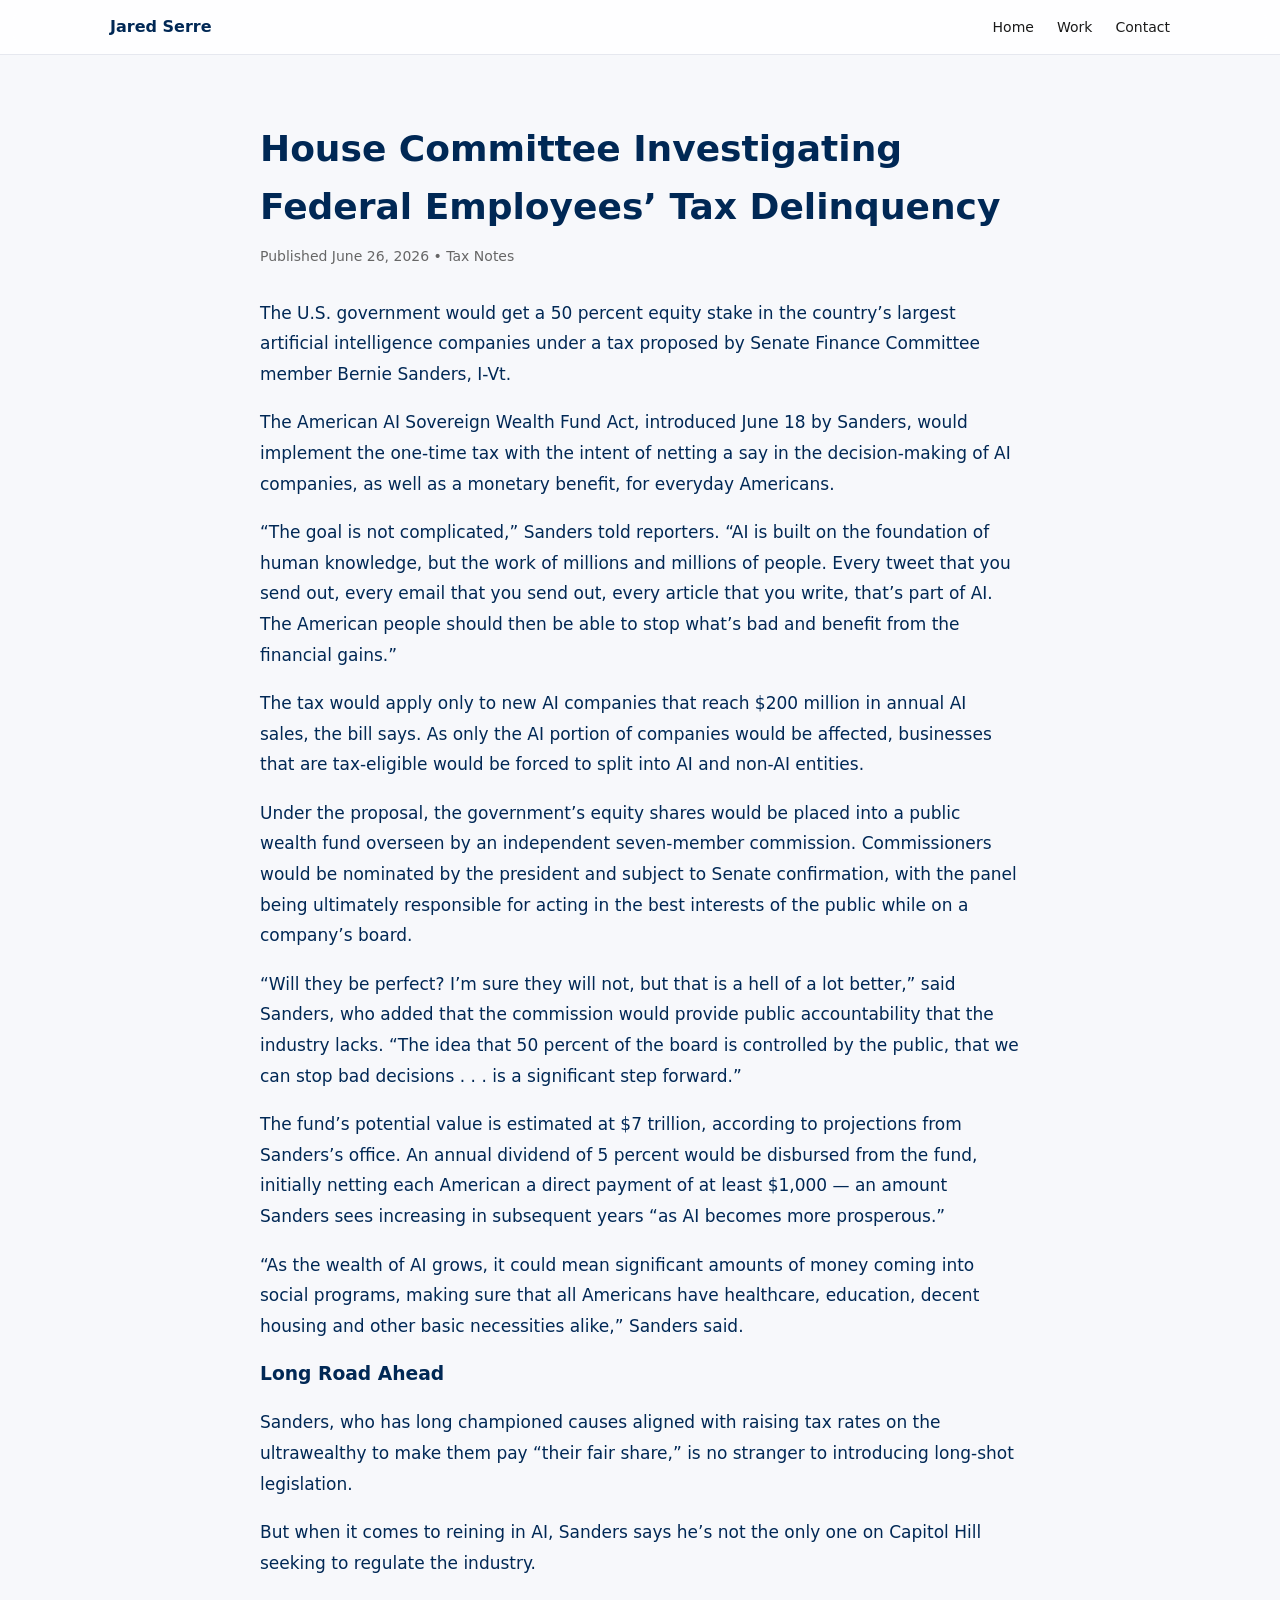
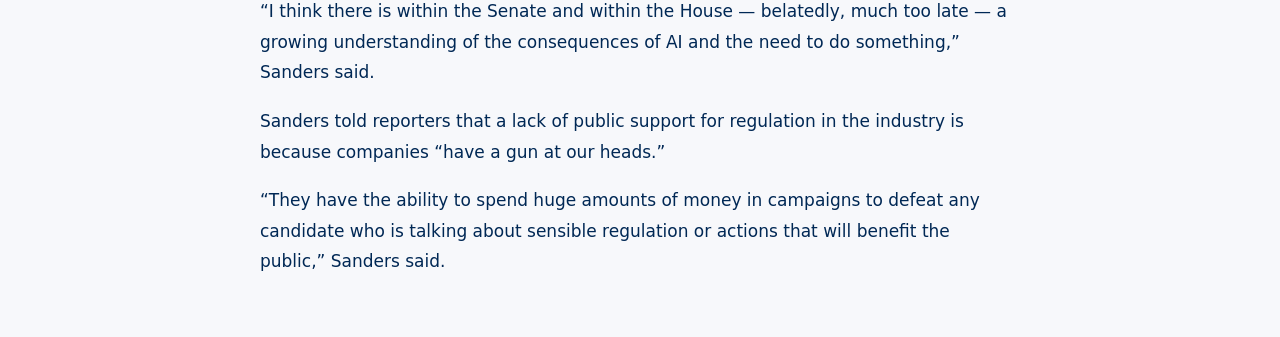
<file: articles/delinquency.html>
<!DOCTYPE html>
<html lang="en">
<head>
  <meta charset="UTF-8" />
  <meta name="viewport" content="width=device-width, initial-scale=1.0"/>
  <title>Jared Serre | Tax Debate Reignites as Social Security Insolvency Draws Closer</title>

  <link rel="stylesheet" href="../styles.css"/>
</head>

<body>

<nav>
  <div class="nav-container">
    <div class="logo">Jared Serre</div>
    <div class="nav-links">
      <a href="https://jaredserre.github.io/">Home</a>
      <a href="https://jaredserre.github.io/#work">Work</a>
      <a href="https://jaredserre.github.io/#contact">Contact</a>
    </div>
  </div>
</nav>

<main class="article-page">

  <div class="article-header">
    <h1>House Committee Investigating Federal Employees’ Tax Delinquency</h1>
    <p class="article-meta">Published June 26, 2026 • Tax Notes</p>
  </div>

  <div class="article-content">
    <p>
      <p>The U.S. government would get a 50 percent equity stake in the country’s largest artificial intelligence companies under a tax proposed by Senate Finance Committee member Bernie Sanders, I-Vt.</p>
      <p>The American AI Sovereign Wealth Fund Act, introduced June 18 by Sanders, would implement the one-time tax with the intent of netting a say in the decision-making of AI companies, as well as a monetary benefit, for everyday Americans.</p>
      <p>“The goal is not complicated,” Sanders told reporters. “AI is built on the foundation of human knowledge, but the work of millions and millions of people. Every tweet that you send out, every email that you send out, every article that you write, that’s part of AI. The American people should then be able to stop what’s bad and benefit from the financial gains.”</p>
      <p>The tax would apply only to new AI companies that reach $200 million in annual AI sales, the bill says. As only the AI portion of companies would be affected, businesses that are tax-eligible would be forced to split into AI and non-AI entities.</p>
      <p>Under the proposal, the government’s equity shares would be placed into a public wealth fund overseen by an independent seven-member commission. Commissioners would be nominated by the president and subject to Senate confirmation, with the panel being ultimately responsible for acting in the best interests of the public while on a company’s board.</p>
      <p>“Will they be perfect? I’m sure they will not, but that is a hell of a lot better,” said Sanders, who added that the commission would provide public accountability that the industry lacks. “The idea that 50 percent of the board is controlled by the public, that we can stop bad decisions . . . is a significant step forward.”</p>
      <p>The fund’s potential value is estimated at $7 trillion, according to projections from Sanders’s office. An annual dividend of 5 percent would be disbursed from the fund, initially netting each American a direct payment of at least $1,000 — an amount Sanders sees increasing in subsequent years “as AI becomes more prosperous.”</p>
      <p>“As the wealth of AI grows, it could mean significant amounts of money coming into social programs, making sure that all Americans have healthcare, education, decent housing and other basic necessities alike,” Sanders said.</p>
      <p><h3>Long Road Ahead</h3></p>
      <p>Sanders, who has long championed causes aligned with raising tax rates on the ultrawealthy to make them pay “their fair share,” is no stranger to introducing long-shot legislation.</p>
      <p>But when it comes to reining in AI, Sanders says he’s not the only one on Capitol Hill seeking to regulate the industry.</p>
      <p>“I think there is within the Senate and within the House — belatedly, much too late — a growing understanding of the consequences of AI and the need to do something,” Sanders said.</p>
      <p>Sanders told reporters that a lack of public support for regulation in the industry is because companies “have a gun at our heads.”</p>
      <p>“They have the ability to spend huge amounts of money in campaigns to defeat any candidate who is talking about sensible regulation or actions that will benefit the public,” Sanders said.</p>

  </div>

</main>

</body>
</html>
</file>
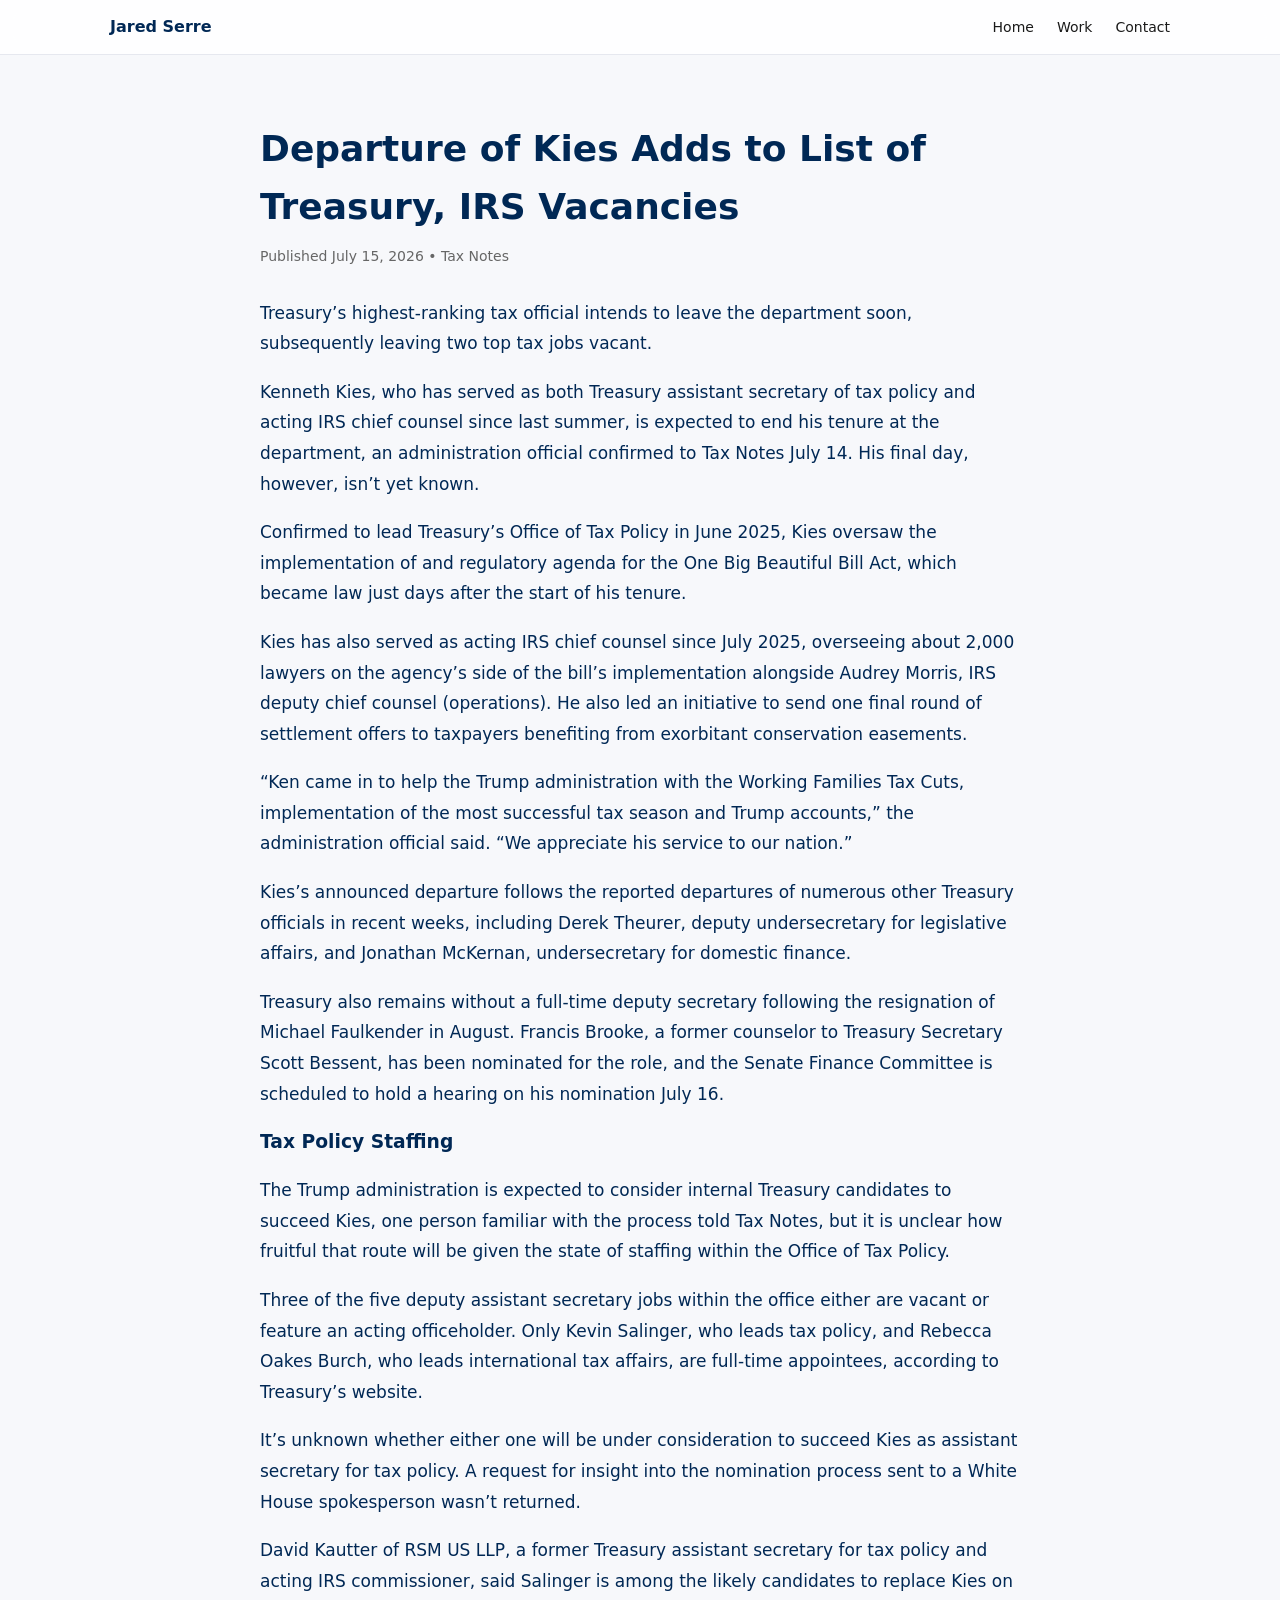
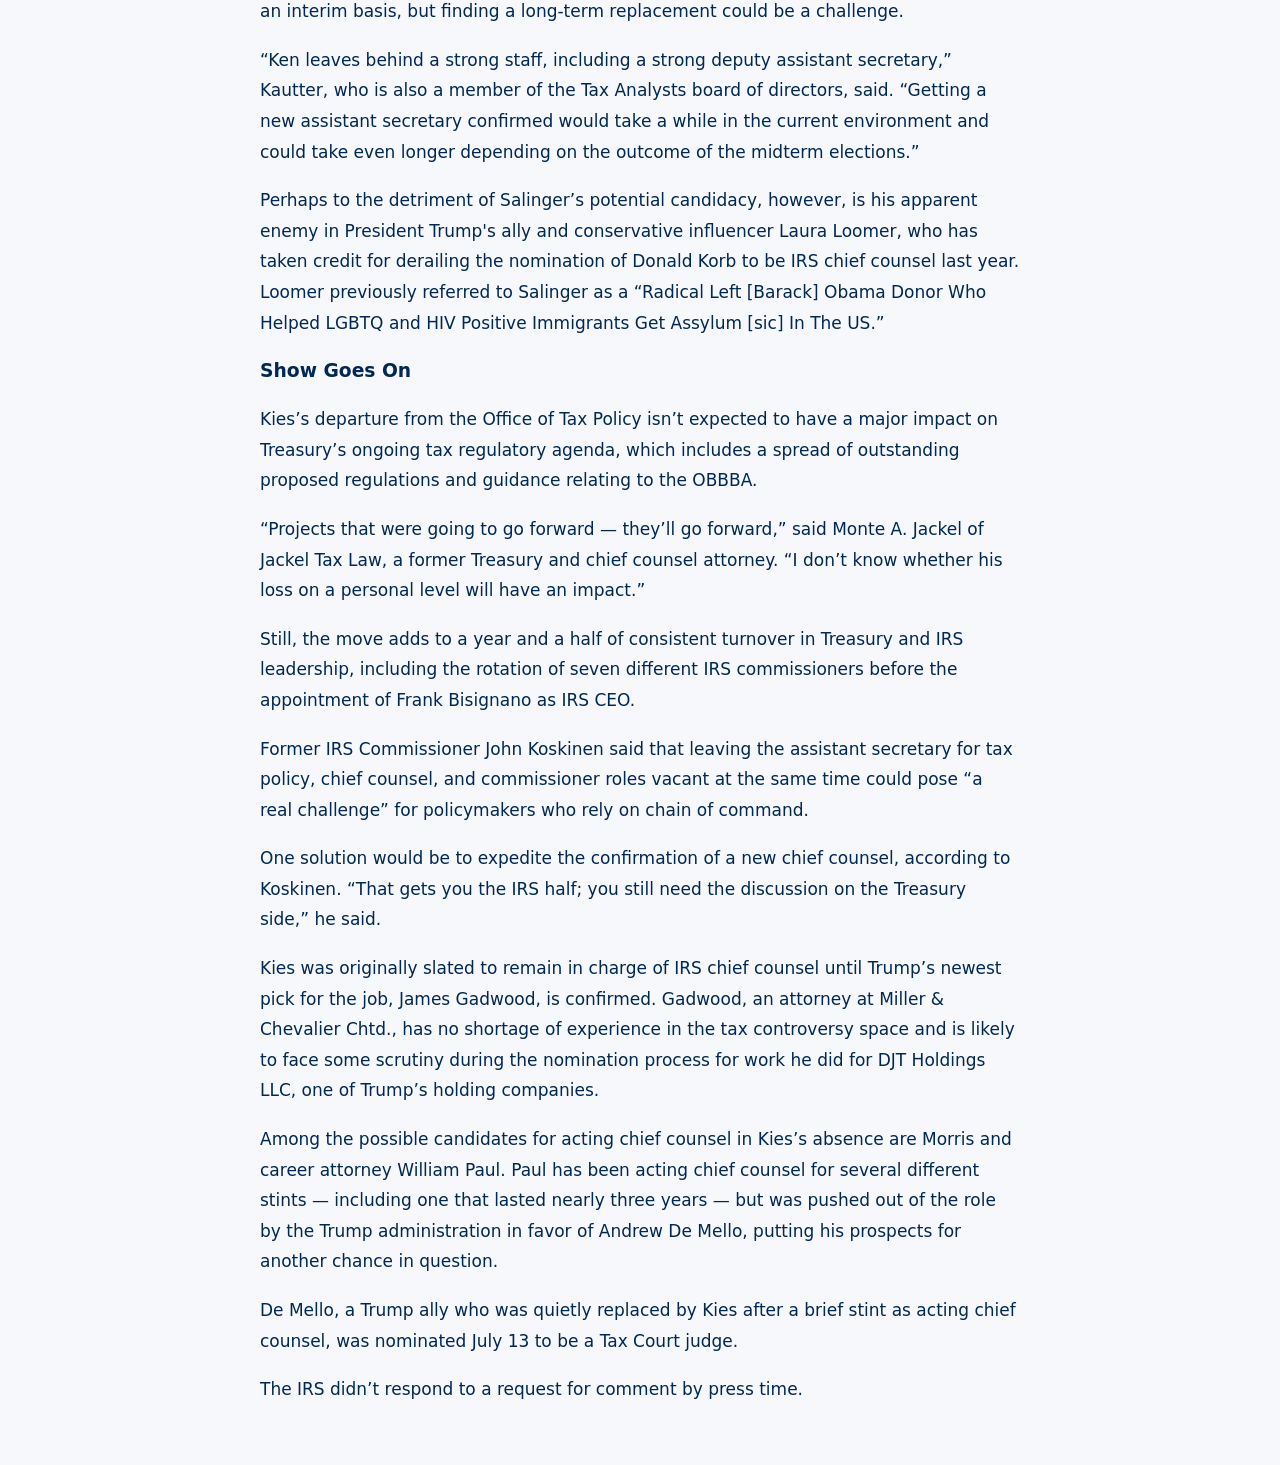
<file: articles/kies.html>
<!DOCTYPE html>
<html lang="en">
<head>
  <meta charset="UTF-8" />
  <meta name="viewport" content="width=device-width, initial-scale=1.0"/>
  <title>Jared Serre | Departure of Kies Adds to List of Treasury, IRS Vacancies</title>

  <link rel="stylesheet" href="../styles.css"/>
</head>

<body>

<nav>
  <div class="nav-container">
    <div class="logo">Jared Serre</div>
    <div class="nav-links">
      <a href="https://jaredserre.github.io/">Home</a>
      <a href="https://jaredserre.github.io/#work">Work</a>
      <a href="https://jaredserre.github.io/#contact">Contact</a>
    </div>
  </div>
</nav>

<main class="article-page">

  <div class="article-header">
    <h1>Departure of Kies Adds to List of Treasury, IRS Vacancies</h1>
    <p class="article-meta">Published July 15, 2026 • Tax Notes</p>
  </div>

  <div class="article-content">
    <p>
      <p>Treasury’s highest-ranking tax official intends to leave the department soon, subsequently leaving two top tax jobs vacant.</p>
      <p>Kenneth Kies, who has served as both Treasury assistant secretary of tax policy and acting IRS chief counsel since last summer, is expected to end his tenure at the department, an administration official confirmed to Tax Notes July 14. His final day, however, isn’t yet known.</p>
      <p>Confirmed to lead Treasury’s Office of Tax Policy in June 2025, Kies oversaw the implementation of and regulatory agenda for the One Big Beautiful Bill Act, which became law just days after the start of his tenure.</p>
      <p>Kies has also served as acting IRS chief counsel since July 2025, overseeing about 2,000 lawyers on the agency’s side of the bill’s implementation alongside Audrey Morris, IRS deputy chief counsel (operations). He also led an initiative to send one final round of settlement offers to taxpayers benefiting from exorbitant conservation easements.</p>
      <p>“Ken came in to help the Trump administration with the Working Families Tax Cuts, implementation of the most successful tax season and Trump accounts,” the administration official said. “We appreciate his service to our nation.”</p>
      <p>Kies’s announced departure follows the reported departures of numerous other Treasury officials in recent weeks, including Derek Theurer, deputy undersecretary for legislative affairs, and Jonathan McKernan, undersecretary for domestic finance.</p>
      <p>Treasury also remains without a full-time deputy secretary following the resignation of Michael Faulkender in August. Francis Brooke, a former counselor to Treasury Secretary Scott Bessent, has been nominated for the role, and the Senate Finance Committee is scheduled to hold a hearing on his nomination July 16.</p>
      <p><h3>Tax Policy Staffing</h3></p>
      <p>The Trump administration is expected to consider internal Treasury candidates to succeed Kies, one person familiar with the process told Tax Notes, but it is unclear how fruitful that route will be given the state of staffing within the Office of Tax Policy.</p>
      <p>Three of the five deputy assistant secretary jobs within the office either are vacant or feature an acting officeholder. Only Kevin Salinger, who leads tax policy, and Rebecca Oakes Burch, who leads international tax affairs, are full-time appointees, according to Treasury’s website.</p>
      <p>It’s unknown whether either one will be under consideration to succeed Kies as assistant secretary for tax policy. A request for insight into the nomination process sent to a White House spokesperson wasn’t returned.</p>
      <p>David Kautter of RSM US LLP, a former Treasury assistant secretary for tax policy and acting IRS commissioner, said Salinger is among the likely candidates to replace Kies on an interim basis, but finding a long-term replacement could be a challenge.</p>
      <p>“Ken leaves behind a strong staff, including a strong deputy assistant secretary,” Kautter, who is also a member of the Tax Analysts board of directors, said. “Getting a new assistant secretary confirmed would take a while in the current environment and could take even longer depending on the outcome of the midterm elections.”</p>
      <p>Perhaps to the detriment of Salinger’s potential candidacy, however, is his apparent enemy in President Trump's ally and conservative influencer Laura Loomer, who has taken credit for derailing the nomination of Donald Korb to be IRS chief counsel last year. Loomer previously referred to Salinger as a “Radical Left [Barack] Obama Donor Who Helped LGBTQ and HIV Positive Immigrants Get Assylum [sic] In The US.”</p>
      <p><h3>Show Goes On</h3></p>
      <p>Kies’s departure from the Office of Tax Policy isn’t expected to have a major impact on Treasury’s ongoing tax regulatory agenda, which includes a spread of outstanding proposed regulations and guidance relating to the OBBBA.</p>
      <p>“Projects that were going to go forward — they’ll go forward,” said Monte A. Jackel of Jackel Tax Law, a former Treasury and chief counsel attorney. “I don’t know whether his loss on a personal level will have an impact.”</p>
      <p>Still, the move adds to a year and a half of consistent turnover in Treasury and IRS leadership, including the rotation of seven different IRS commissioners before the appointment of Frank Bisignano as IRS CEO.</p>
      <p>Former IRS Commissioner John Koskinen said that leaving the assistant secretary for tax policy, chief counsel, and commissioner roles vacant at the same time could pose “a real challenge” for policymakers who rely on chain of command.</p>
      <p>One solution would be to expedite the confirmation of a new chief counsel, according to Koskinen. “That gets you the IRS half; you still need the discussion on the Treasury side,” he said.</p>
      <p>Kies was originally slated to remain in charge of IRS chief counsel until Trump’s newest pick for the job, James Gadwood, is confirmed. Gadwood, an attorney at Miller & Chevalier Chtd., has no shortage of experience in the tax controversy space and is likely to face some scrutiny during the nomination process for work he did for DJT Holdings LLC, one of Trump’s holding companies.</p>
      <p>Among the possible candidates for acting chief counsel in Kies’s absence are Morris and career attorney William Paul. Paul has been acting chief counsel for several different stints — including one that lasted nearly three years — but was pushed out of the role by the Trump administration in favor of Andrew De Mello, putting his prospects for another chance in question.</p>
      <p>De Mello, a Trump ally who was quietly replaced by Kies after a brief stint as acting chief counsel, was nominated July 13 to be a Tax Court judge.</p>
      <p>The IRS didn’t respond to a request for comment by press time.</p>
    
  </div>

</main>

</body>
</html>
</file>
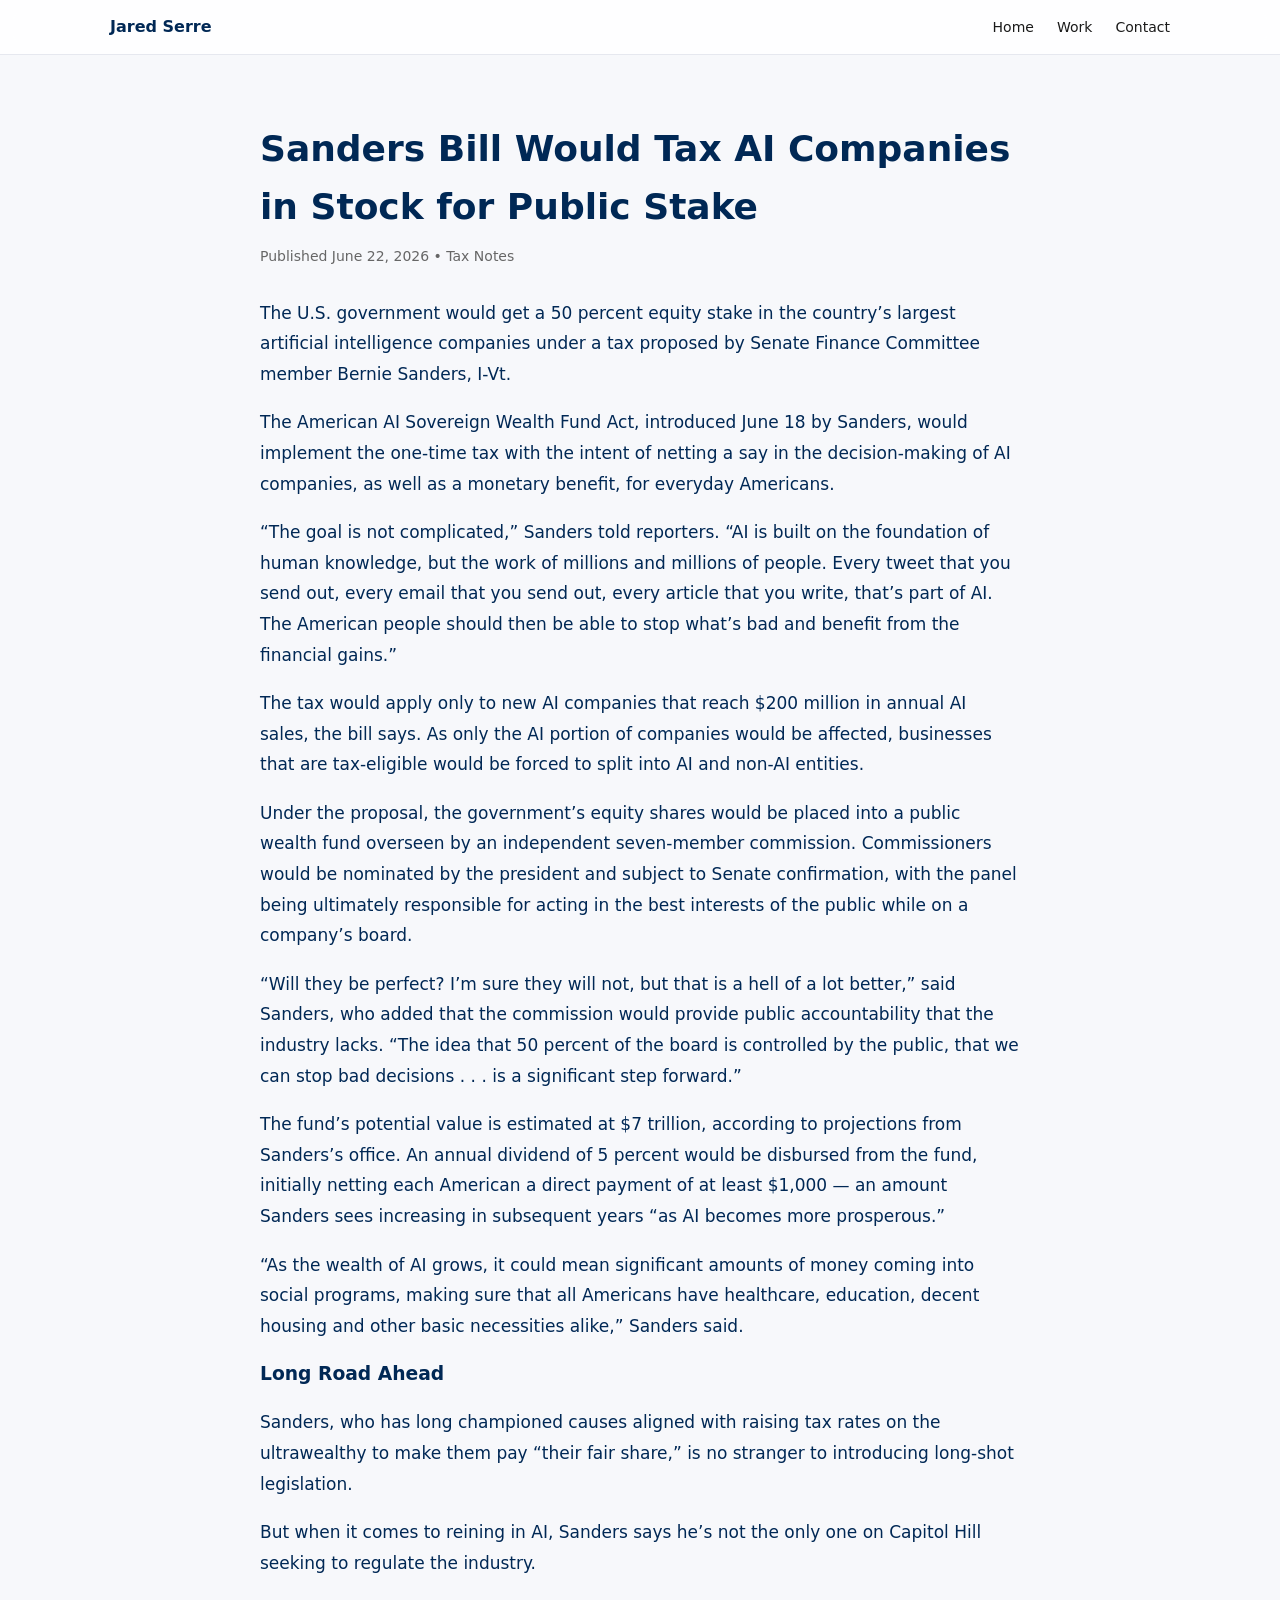
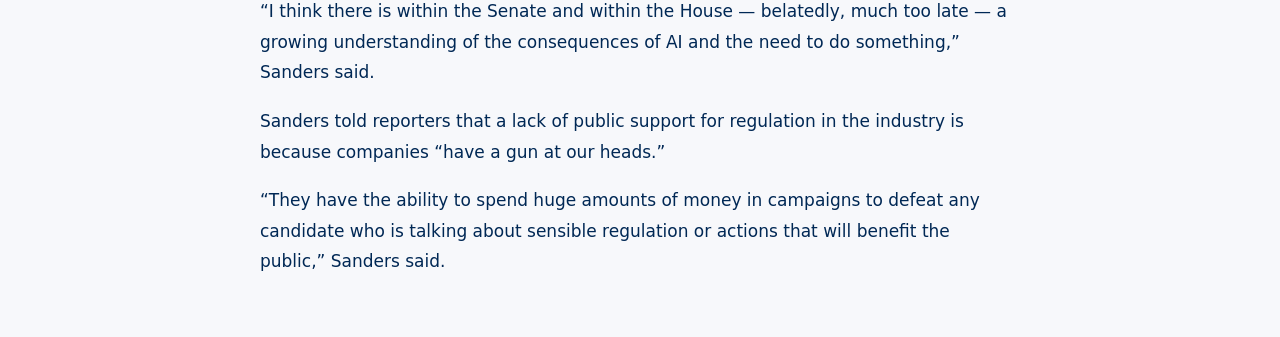
<file: articles/sanders-bill.html>
<!DOCTYPE html>
<html lang="en">
<head>
  <meta charset="UTF-8" />
  <meta name="viewport" content="width=device-width, initial-scale=1.0"/>
  <title>Jared Serre | Tax Debate Reignites as Social Security Insolvency Draws Closer</title>

  <link rel="stylesheet" href="../styles.css"/>
</head>

<body>

<nav>
  <div class="nav-container">
    <div class="logo">Jared Serre</div>
    <div class="nav-links">
      <a href="https://jaredserre.github.io/">Home</a>
      <a href="https://jaredserre.github.io/#work">Work</a>
      <a href="https://jaredserre.github.io/#contact">Contact</a>
    </div>
  </div>
</nav>

<main class="article-page">

  <div class="article-header">
    <h1>Sanders Bill Would Tax AI Companies in Stock for Public Stake</h1>
    <p class="article-meta">Published June 22, 2026 • Tax Notes</p>
  </div>

  <div class="article-content">
    <p>
      <p>The U.S. government would get a 50 percent equity stake in the country’s largest artificial intelligence companies under a tax proposed by Senate Finance Committee member Bernie Sanders, I-Vt.</p>
      <p>The American AI Sovereign Wealth Fund Act, introduced June 18 by Sanders, would implement the one-time tax with the intent of netting a say in the decision-making of AI companies, as well as a monetary benefit, for everyday Americans.</p>
      <p>“The goal is not complicated,” Sanders told reporters. “AI is built on the foundation of human knowledge, but the work of millions and millions of people. Every tweet that you send out, every email that you send out, every article that you write, that’s part of AI. The American people should then be able to stop what’s bad and benefit from the financial gains.”</p>
      <p>The tax would apply only to new AI companies that reach $200 million in annual AI sales, the bill says. As only the AI portion of companies would be affected, businesses that are tax-eligible would be forced to split into AI and non-AI entities.</p>
      <p>Under the proposal, the government’s equity shares would be placed into a public wealth fund overseen by an independent seven-member commission. Commissioners would be nominated by the president and subject to Senate confirmation, with the panel being ultimately responsible for acting in the best interests of the public while on a company’s board.</p>
      <p>“Will they be perfect? I’m sure they will not, but that is a hell of a lot better,” said Sanders, who added that the commission would provide public accountability that the industry lacks. “The idea that 50 percent of the board is controlled by the public, that we can stop bad decisions . . . is a significant step forward.”</p>
      <p>The fund’s potential value is estimated at $7 trillion, according to projections from Sanders’s office. An annual dividend of 5 percent would be disbursed from the fund, initially netting each American a direct payment of at least $1,000 — an amount Sanders sees increasing in subsequent years “as AI becomes more prosperous.”</p>
      <p>“As the wealth of AI grows, it could mean significant amounts of money coming into social programs, making sure that all Americans have healthcare, education, decent housing and other basic necessities alike,” Sanders said.</p>
      <p><h3>Long Road Ahead</h3></p>
      <p>Sanders, who has long championed causes aligned with raising tax rates on the ultrawealthy to make them pay “their fair share,” is no stranger to introducing long-shot legislation.</p>
      <p>But when it comes to reining in AI, Sanders says he’s not the only one on Capitol Hill seeking to regulate the industry.</p>
      <p>“I think there is within the Senate and within the House — belatedly, much too late — a growing understanding of the consequences of AI and the need to do something,” Sanders said.</p>
      <p>Sanders told reporters that a lack of public support for regulation in the industry is because companies “have a gun at our heads.”</p>
      <p>“They have the ability to spend huge amounts of money in campaigns to defeat any candidate who is talking about sensible regulation or actions that will benefit the public,” Sanders said.</p>

  </div>

</main>

</body>
</html>
</file>
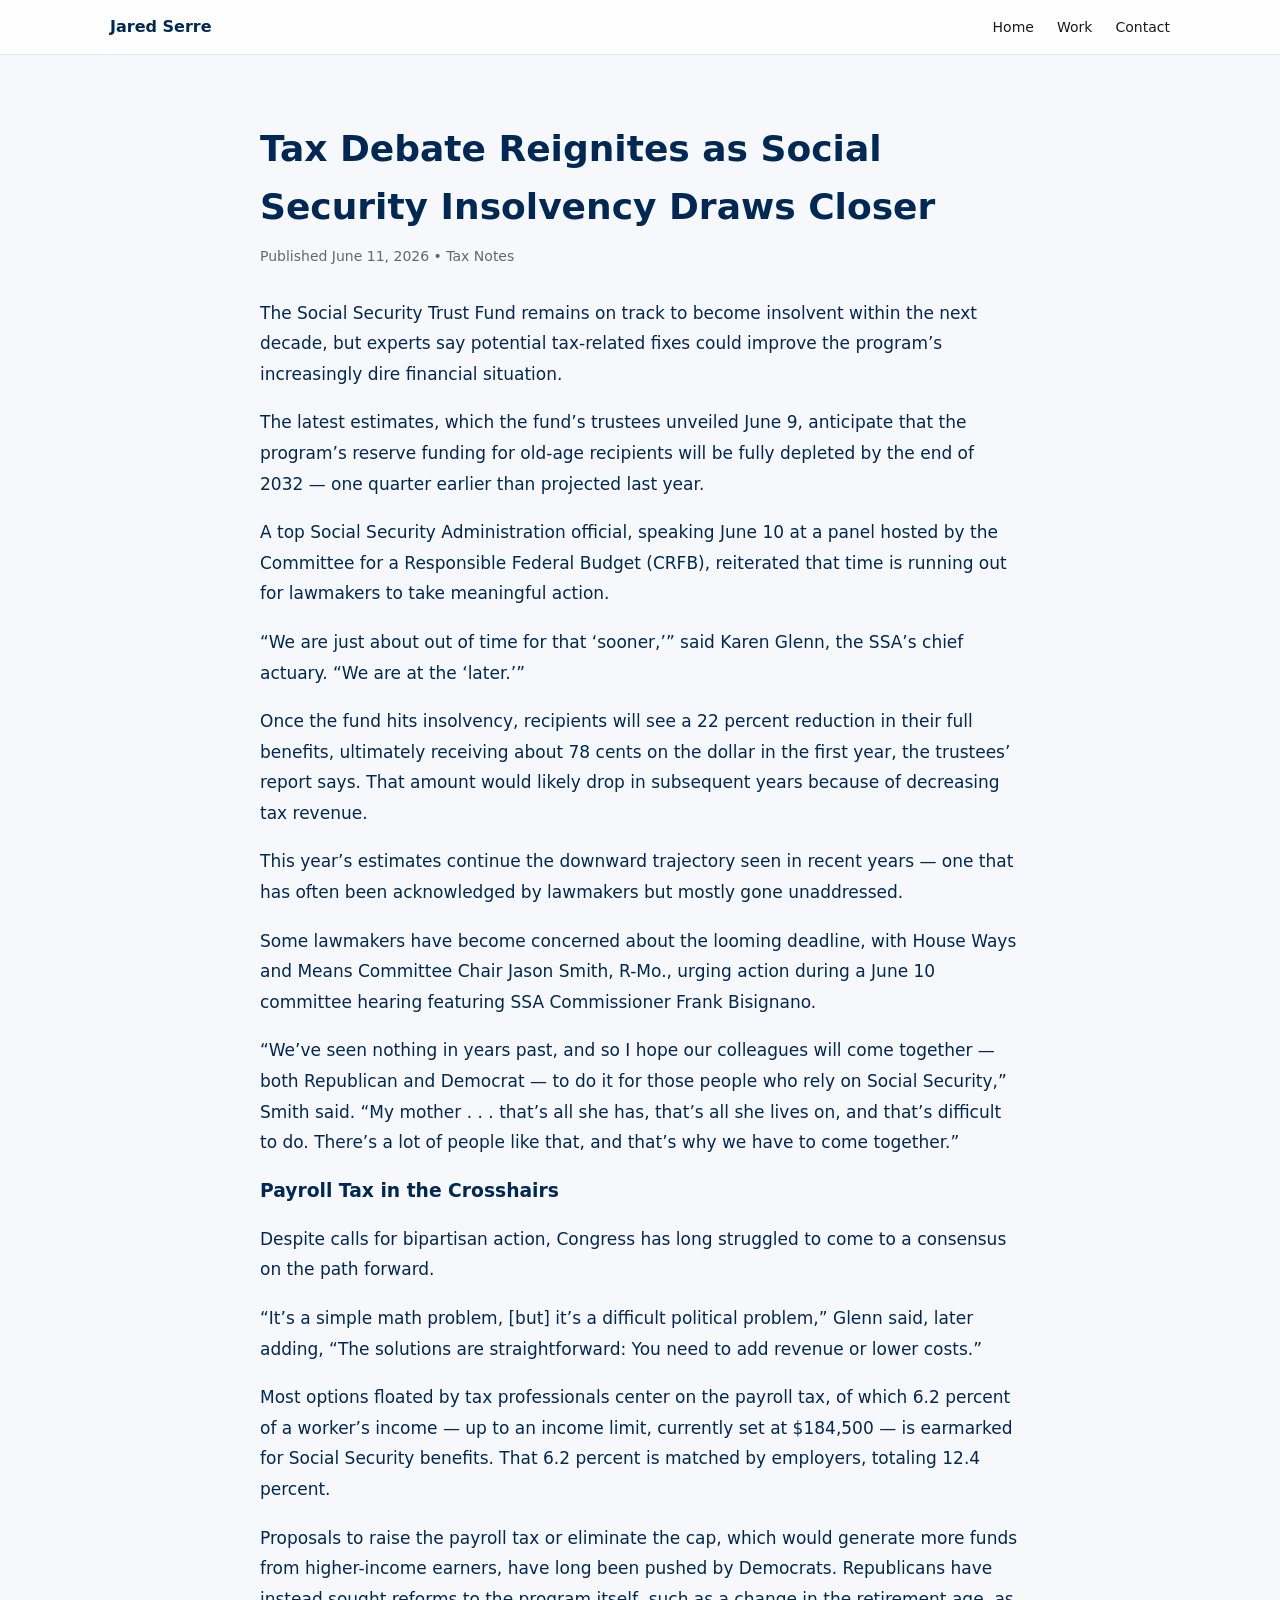
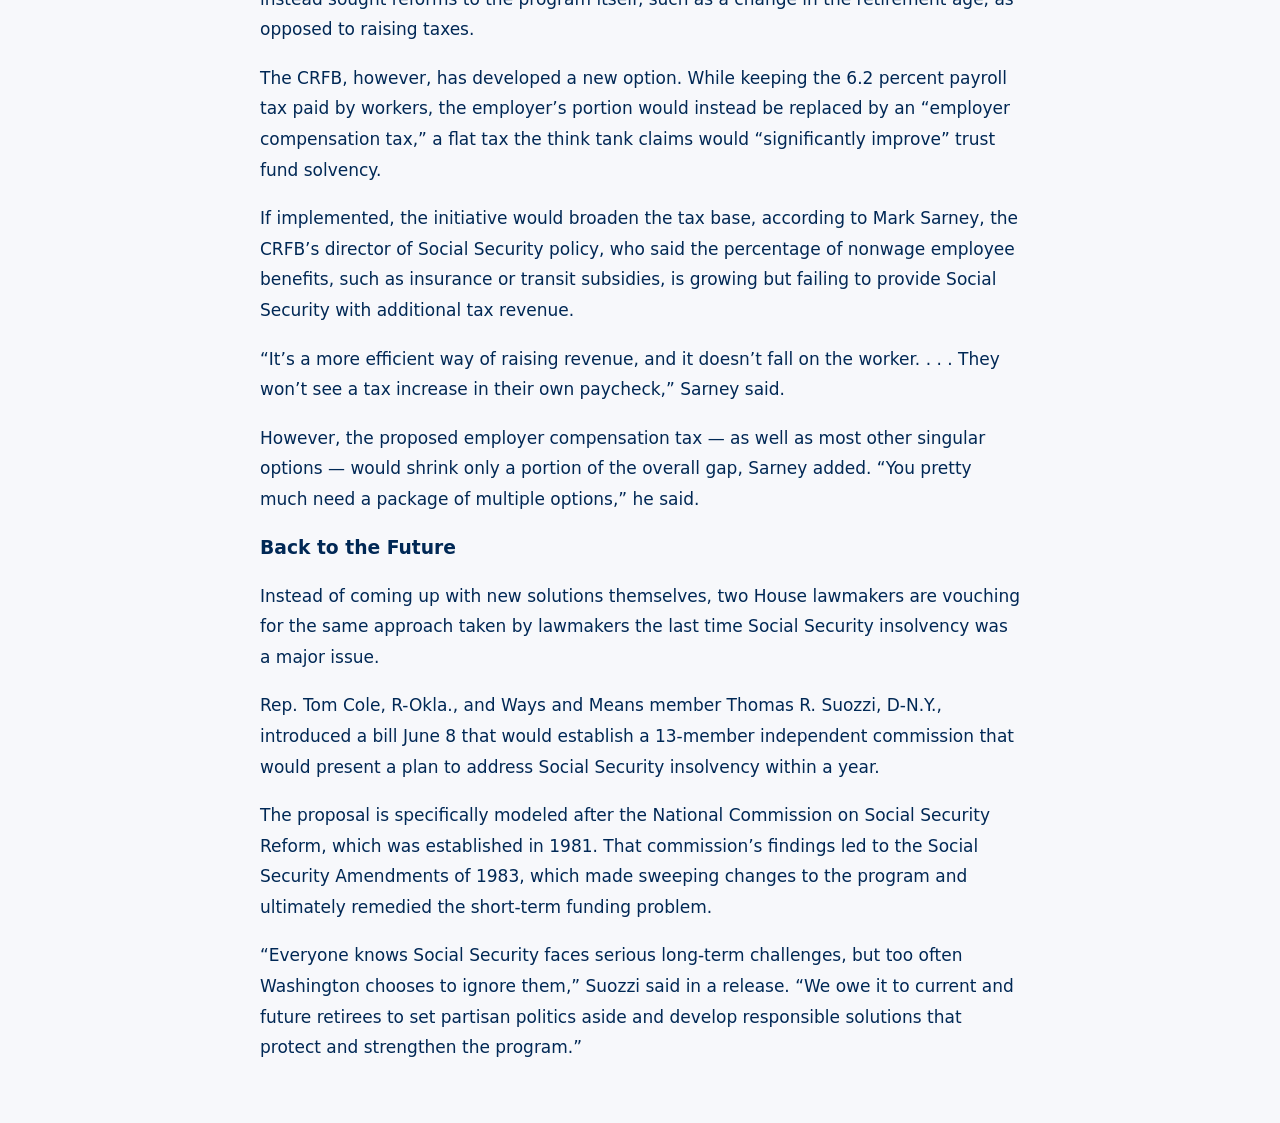
<file: articles/social-security.html>
<!DOCTYPE html>
<html lang="en">
<head>
  <meta charset="UTF-8" />
  <meta name="viewport" content="width=device-width, initial-scale=1.0"/>
  <title>Jared Serre | Tax Debate Reignites as Social Security Insolvency Draws Closer</title>

  <link rel="stylesheet" href="../styles.css"/>
</head>

<body>

<nav>
  <div class="nav-container">
    <div class="logo">Jared Serre</div>
    <div class="nav-links">
      <a href="https://jaredserre.github.io/">Home</a>
      <a href="https://jaredserre.github.io/#work">Work</a>
      <a href="https://jaredserre.github.io/#contact">Contact</a>
    </div>
  </div>
</nav>

<main class="article-page">

  <div class="article-header">
    <h1>Tax Debate Reignites as Social Security Insolvency Draws Closer</h1>
    <p class="article-meta">Published June 11, 2026 • Tax Notes</p>
  </div>

  <div class="article-content">
    <p>
      <p>The Social Security Trust Fund remains on track to become insolvent within the next decade, but experts say potential tax-related fixes could improve the program’s increasingly dire financial situation.</p>
      <p>The latest estimates, which the fund’s trustees unveiled June 9, anticipate that the program’s reserve funding for old-age recipients will be fully depleted by the end of 2032 — one quarter earlier than projected last year.</p>
      <p>A top Social Security Administration official, speaking June 10 at a panel hosted by the Committee for a Responsible Federal Budget (CRFB), reiterated that time is running out for lawmakers to take meaningful action.</p>
      <p>“We are just about out of time for that ‘sooner,’” said Karen Glenn, the SSA’s chief actuary. “We are at the ‘later.’”</p>
      <p>Once the fund hits insolvency, recipients will see a 22 percent reduction in their full benefits, ultimately receiving about 78 cents on the dollar in the first year, the trustees’ report says. That amount would likely drop in subsequent years because of decreasing tax revenue.</p>
      <p>This year’s estimates continue the downward trajectory seen in recent years — one that has often been acknowledged by lawmakers but mostly gone unaddressed.</p>
      <p>Some lawmakers have become concerned about the looming deadline, with House Ways and Means Committee Chair Jason Smith, R-Mo., urging action during a June 10 committee hearing featuring SSA Commissioner Frank Bisignano.</p>
      <p>“We’ve seen nothing in years past, and so I hope our colleagues will come together — both Republican and Democrat — to do it for those people who rely on Social Security,” Smith said. “My mother . . . that’s all she has, that’s all she lives on, and that’s difficult to do. There’s a lot of people like that, and that’s why we have to come together.”</p>
      <p><h3>Payroll Tax in the Crosshairs</h3></p>
      <p>Despite calls for bipartisan action, Congress has long struggled to come to a consensus on the path forward.</p>
      <p>“It’s a simple math problem, [but] it’s a difficult political problem,” Glenn said, later adding, “The solutions are straightforward: You need to add revenue or lower costs.”</p>
      <p>Most options floated by tax professionals center on the payroll tax, of which 6.2 percent of a worker’s income — up to an income limit, currently set at $184,500 — is earmarked for Social Security benefits. That 6.2 percent is matched by employers, totaling 12.4 percent.</p>
      <p>Proposals to raise the payroll tax or eliminate the cap, which would generate more funds from higher-income earners, have long been pushed by Democrats. Republicans have instead sought reforms to the program itself, such as a change in the retirement age, as opposed to raising taxes.</p>
      <p>The CRFB, however, has developed a new option. While keeping the 6.2 percent payroll tax paid by workers, the employer’s portion would instead be replaced by an “employer compensation tax,” a flat tax the think tank claims would “significantly improve” trust fund solvency.</p>
      <p>If implemented, the initiative would broaden the tax base, according to Mark Sarney, the CRFB’s director of Social Security policy, who said the percentage of nonwage employee benefits, such as insurance or transit subsidies, is growing but failing to provide Social Security with additional tax revenue.</p>
      <p>“It’s a more efficient way of raising revenue, and it doesn’t fall on the worker. . . . They won’t see a tax increase in their own paycheck,” Sarney said.</p>
      <p>However, the proposed employer compensation tax — as well as most other singular options — would shrink only a portion of the overall gap, Sarney added. “You pretty much need a package of multiple options,” he said.</p>
      <p><h3>Back to the Future</h3></p>
      <p>Instead of coming up with new solutions themselves, two House lawmakers are vouching for the same approach taken by lawmakers the last time Social Security insolvency was a major issue.</p>
      <p>Rep. Tom Cole, R-Okla., and Ways and Means member Thomas R. Suozzi, D-N.Y., introduced a bill June 8 that would establish a 13-member independent commission that would present a plan to address Social Security insolvency within a year.</p>
      <p>The proposal is specifically modeled after the National Commission on Social Security Reform, which was established in 1981. That commission’s findings led to the Social Security Amendments of 1983, which made sweeping changes to the program and ultimately remedied the short-term funding problem.</p>
      <p>“Everyone knows Social Security faces serious long-term challenges, but too often Washington chooses to ignore them,” Suozzi said in a release. “We owe it to current and future retirees to set partisan politics aside and develop responsible solutions that protect and strengthen the program.”</p>

  
  </div>

</main>

</body>
</html>
</file>
<file: styles.css>
:root{
  --blue:#1e66ff;
  --red:#e63946;
  --text:#1a1a1a;
  --muted:#666;
  --bg:#f7f8fb;
  --card:#ffffff;
  --border:#e6e8ef;
}

*{
  margin:0;
  padding:0;
  box-sizing:border-box;
  font-family: system-ui, -apple-system, Segoe UI, Roboto, Arial, sans-serif;
}

body{
  background: var(--bg);
  color: #002855;
  line-height:1.6;
  scroll-behavior:smooth;
}

/* NAV */
nav{
  position:fixed;
  top:0;
  width:100%;
  background:rgba(255,255,255,0.85);
  backdrop-filter: blur(10px);
  border-bottom:1px solid var(--border);
  z-index:1000;
}

.nav-container{
  max-width:1100px;
  margin:auto;
  display:flex;
  justify-content:space-between;
  align-items:center;
  padding:14px 20px;
}

.logo{
  font-weight:700;
}

.nav-links a{
  margin-left:18px;
  text-decoration:none;
  color:var(--text);
  font-size:14px;
  position:relative;
}

.nav-links a::after{
  content:"";
  position:absolute;
  left:0;
  bottom:-4px;
  width:0%;
  height:2px;
  background:var(--blue);
  transition:0.3s;
}

.nav-links a:hover::after{
  width:100%;
}

.hero {
display: flex;
align-items: center;
justify-content: center;
gap: 5rem;
max-width: 1200px;
margin: 0 auto;
padding: 6rem 2rem;
}

.hero-image img {
width: 350px;
height: 450px;
object-fit: cover;
border-radius: 12px;
}

.hero-content {
max-width: 650px;
}

.hero-kicker {
text-transform: uppercase;
letter-spacing: 2px;
font-size: 0.85rem;
color: #666;
margin-bottom: 1rem;
}

.hero-content h1 {
font-size: 4rem;
line-height: 1.1;
margin-bottom: 1.5rem;
color: #002855;
}

.hero-description {
font-size: 1.1rem;
line-height: 1.8;
color: #444;
margin-bottom: 1.25rem;
}

.hero-links {
  display: flex;
  gap: 20px;
  justify-content: center;
  margin-top: 20px;
}

.hero-links a {
  font-size: 2rem;
  color: #002855;
  text-decoration: none;
  transition: transform 0.2s ease;
}

.hero-links a:hover {
  transform: scale(1.15);
}

@media (max-width: 768px) {
.hero {
flex-direction: column;
text-align: center;
padding: 4rem 1.5rem;
}

.hero-content h1 {
font-size: 2.75rem;
}

.hero-image img {
width: 280px;
height: 360px;
}
}


/* SECTIONS */
section{
  max-width:1100px;
  margin:0 auto;
  padding:60px 20px;
}

.section-title{
  font-size:22px;
  margin-bottom:20px;
}

.section-title::after{
  content:"";
  display:block;
  width:60px;
  height:3px;
  background:var(--red);
  margin-top:6px;
}

/* WORK */
.work-grid{
  display:grid;
  grid-template-columns:repeat(auto-fit,minmax(250px,1fr));
  gap:20px;
}

.card{
  background:var(--card);
  border:1px solid var(--border);
  border-radius:12px;
  padding:18px;
  transition:0.3s;
}

.card:hover{
  transform:translateY(-5px);
  border-color:var(--blue);
}

.card p{
  color:var(--muted);
  font-size:14px;
}

.card a{
  display:inline-block;
  margin-top:10px;
  color:var(--blue);
  text-decoration:none;
}

.value-grid {
  display: grid;
  grid-template-columns: repeat(2, 1fr);
  gap: 1.5rem;
  margin-top: 2rem;
}

@media (max-width: 768px) {
  .value-grid {
    grid-template-columns: 1fr;
  }
}

.value-card:hover {
  transform: translateY(-4px);
  border-color: var(--accent);
  box-shadow: 0 12px 24px rgba(0,0,0,.08);
}

.value-icon svg {
  width: 100%;
  height: 100%;
  fill: none;
  stroke: currentColor;
  stroke-width: 2;
  stroke-linecap: round;
  stroke-linejoin: round;
}

.value-card {
  display: flex;
  align-items: flex-start;
  gap: 1rem;

  background: var(--card-bg);
  border: 1px solid var(--border-color);
  border-radius: 18px;
  padding: 1.75rem;

  transition: transform 0.25s ease,
              border-color 0.25s ease,
              box-shadow 0.25s ease;
}

.value-icon {
  flex-shrink: 0;
  width: 48px;
  height: 48px;
  margin-bottom: 0;
  color: var(--accent);
}

.value-card h3 {
  margin-bottom: .5rem;
}

.value-card p {
  color: var(--text-muted);
  line-height: 1.7;
}

/* CONTACT */
.contact-box{
  background:white;
  border:1px solid var(--border);
  border-radius:12px;
  padding:20px;
}

.contact-box a{
  color:var(--blue);
  text-decoration:none;
}

/* FOOTER */
footer{
  text-align:center;
  padding:40px;
  color:var(--muted);
  font-size:13px;
}

/* ANIMATION */
.fade-in{
  opacity:0;
  transform:translateY(20px);
  animation:fadeIn 0.8s ease forwards;
}

@keyframes fadeIn{
  to{
    opacity:1;
    transform:translateY(0);
  }
}

/* =========================
   ARTICLE PAGES
========================= */

.article-page{
  max-width:800px;
  margin:120px auto 60px;
  padding:0 20px;
}

.article-header{
  margin-bottom:30px;
}

.article-header h1{
  font-size:36px;
  margin-bottom:10px;
}

.article-meta{
  color:var(--muted);
  font-size:14px;
}

.article-content p{
  margin-bottom:18px;
  font-size:17px;
  line-height:1.8;
}

.article-content h2{
  margin:30px 0 10px;
  font-size:22px;
  border-left:4px solid var(--red);
  padding-left:10px;
}

.card-img{
  width:100%;
  height:160px;
  object-fit:cover;
  border-radius:10px;
  margin-bottom:12px;
  border:1px solid var(--border);
  transition:0.3s ease;
}

.card:hover .card-img{
  transform: scale(1.02);
}

.card-img {
  width: 100%;
  height: 180px;   /* controls visual consistency */
  object-fit: cover; /* THIS is what makes it behave correctly */
  border-radius: 10px;
  margin-bottom: 12px;
}
.contact-box{
  display:flex;
  flex-wrap:wrap;
  gap:12px;
  background:white;
  border:1px solid var(--border);
  border-radius:12px;
  padding:20px;
}

/* Base button style */
.contact-btn{
  display:inline-flex;
  align-items:center;
  gap:8px;
  padding:10px 14px;
  border-radius:10px;
  text-decoration:none;
  font-size:14px;
  font-weight:500;
  border:1px solid var(--border);
  transition:0.25s ease;
  background:white;
  color:var(--text);
}

/* Hover effect */
.contact-btn:hover{
  transform:translateY(-2px);
  border-color:var(--blue);
}

/* Specific accents */
.contact-btn.email:hover{
  border-color:var(--red);
  color:var(--red);
}

.contact-btn.twitter:hover{
  border-color:var(--blue);
  color:var(--blue);
}

.contact-btn.linkedin:hover{
  border-color:#0a66c2;
  color:#0a66c2;
}

.contact-box{
  display:flex;
  flex-wrap:wrap;
  gap:12px;
  background:white;
  border:1px solid var(--border);
  border-radius:12px;
  padding:20px;
}

/* Button base */
.contact-btn{
  display:inline-flex;
  align-items:center;
  gap:10px;
  padding:10px 14px;
  border-radius:10px;
  text-decoration:none;
  font-size:14px;
  font-weight:500;
  border:1px solid var(--border);
  background:white;
  color:var(--text);
  transition:0.25s ease;
}

/* SVG icons */
.icon{
  width:18px;
  height:18px;
  fill:currentColor;
}

/* Hover interaction */
.contact-btn:hover{
  transform:translateY(-2px);
  border-color:var(--blue);
}

/* Brand accents */
.contact-btn.email:hover{
  border-color:var(--red);
  color:var(--red);
}

.contact-btn.twitter:hover{
  border-color:var(--blue);
  color:var(--blue);
}

.contact-btn.linkedin:hover{
  border-color:#0a66c2;
  color:#0a66c2;
}

/* Why Newsrooms Hire Me */
#why-newsrooms-hire-me,
.why-newsrooms-hire-me {
  background: #002855;
  color: #f5f7fb;
  padding: 1.5rem 1.5rem;
  border-radius: 18px;
}

#why-newsrooms-hire-me h2,
.why-newsrooms-hire-me h2 {
  text-align: center;
  color: #ffffff;
}

#why-newsrooms-hire-me p,
.why-newsrooms-hire-me p {
  color: #d9e2f1;
}

#why-newsrooms-hire-me .value-card {
  background: rgba(255, 255, 255, 0.08);
  border-color: rgba(255, 255, 255, 0.18);
}

#why-newsrooms-hire-me .value-card h3 {
  color: #ffffff;
}

#why-newsrooms-hire-me .value-icon {
  color: #d9e2f1;
}

.contact-section {
  margin-top: 4rem;
  padding: 3rem 2rem;
  border-radius: 24px;
  background: #f5f2ec;
  text-align: center;
}

.contact-section h2 {
  margin-bottom: 0.75rem;
}

.contact-lede {
  max-width: 620px;
  margin: 0 auto 1.75rem;
  font-size: 1.1rem;
  line-height: 1.6;
}

.contact-actions {
  display: flex;
  justify-content: center;
  gap: 0.75rem;
  flex-wrap: wrap;
}

.contact-button {
  padding: 0.75rem 1rem;
  border: 1px solid #222;
  border-radius: 999px;
  text-decoration: none;
  color: #222;
  font-weight: 600;
}

.contact-button:hover {
  background: #222;
  color: #fff;
}

.contact-button.primary {
  background: #222;
  color: #fff;
}

.contact-button.primary:hover {
  background: transparent;
  color: #222;
}

.contact-note {
  margin-top: 1rem;
  font-size: 0.9rem;
  color: #666;
}
</file>
